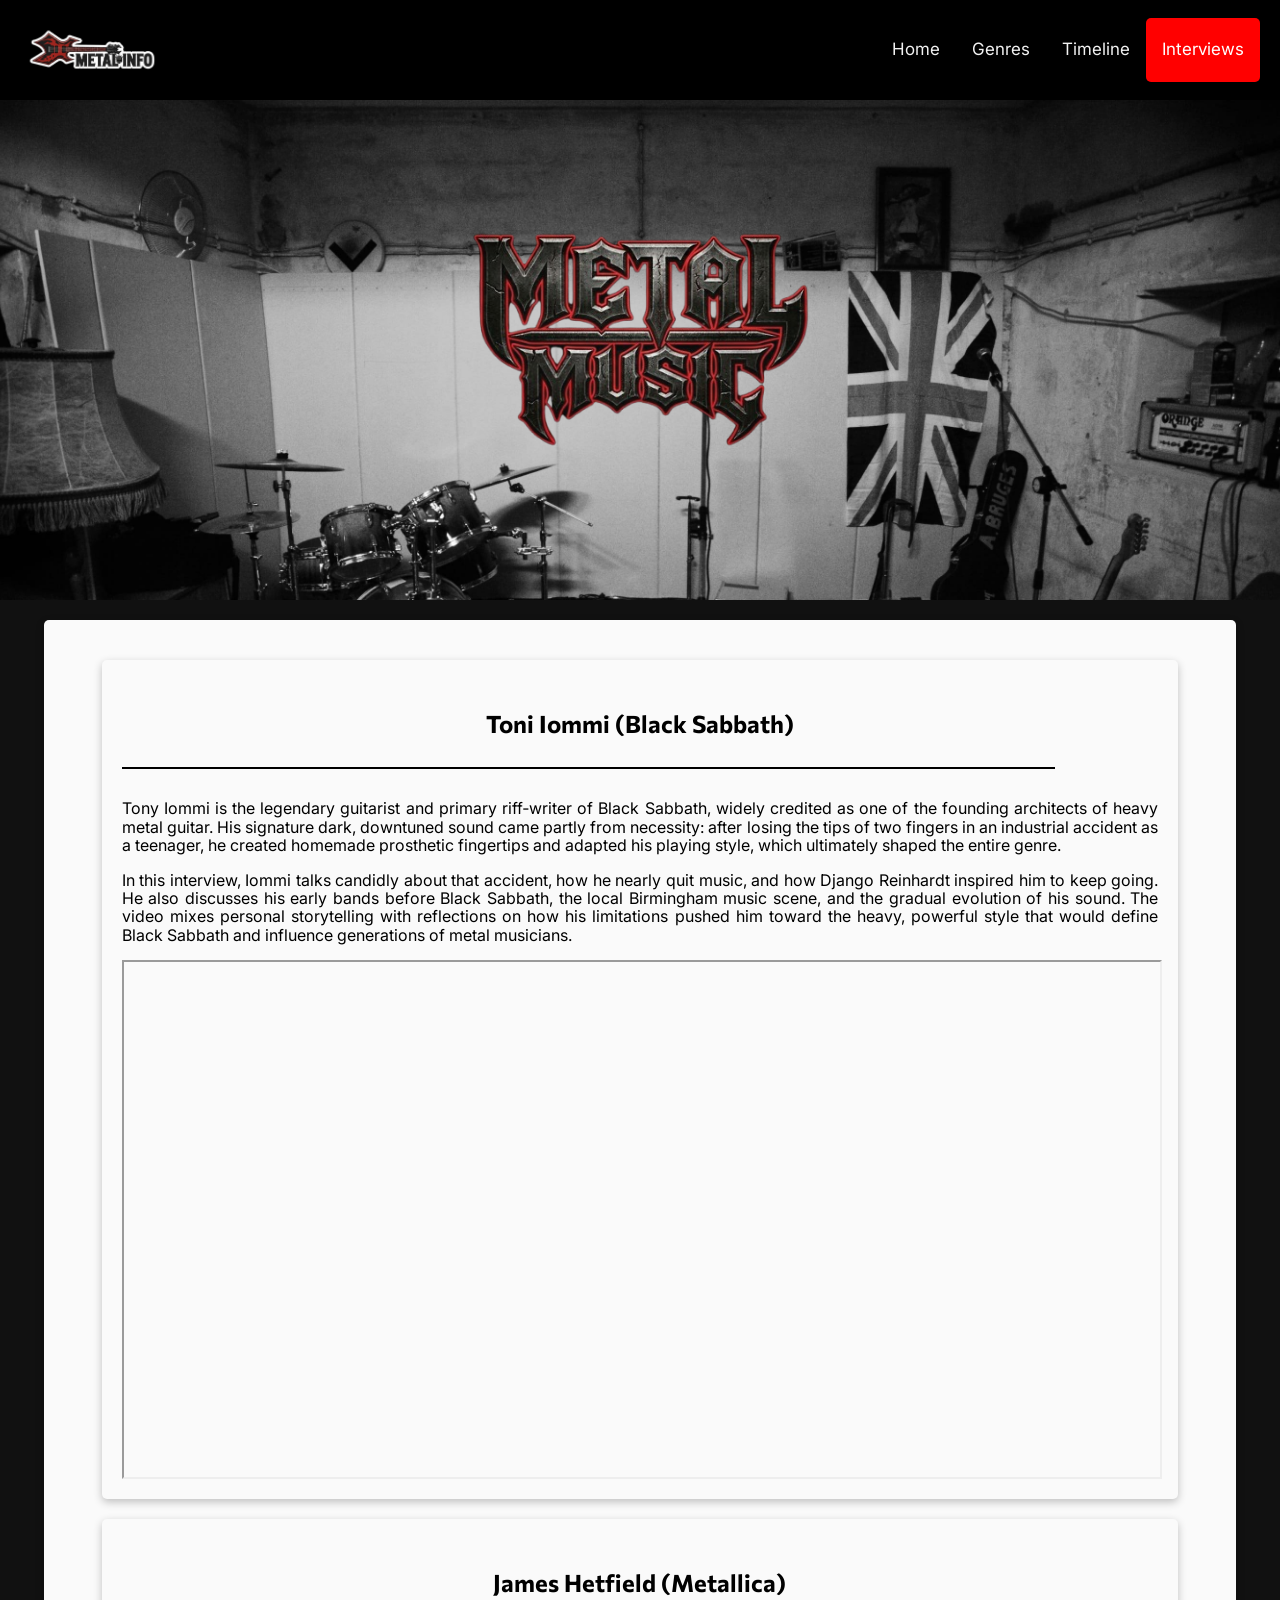
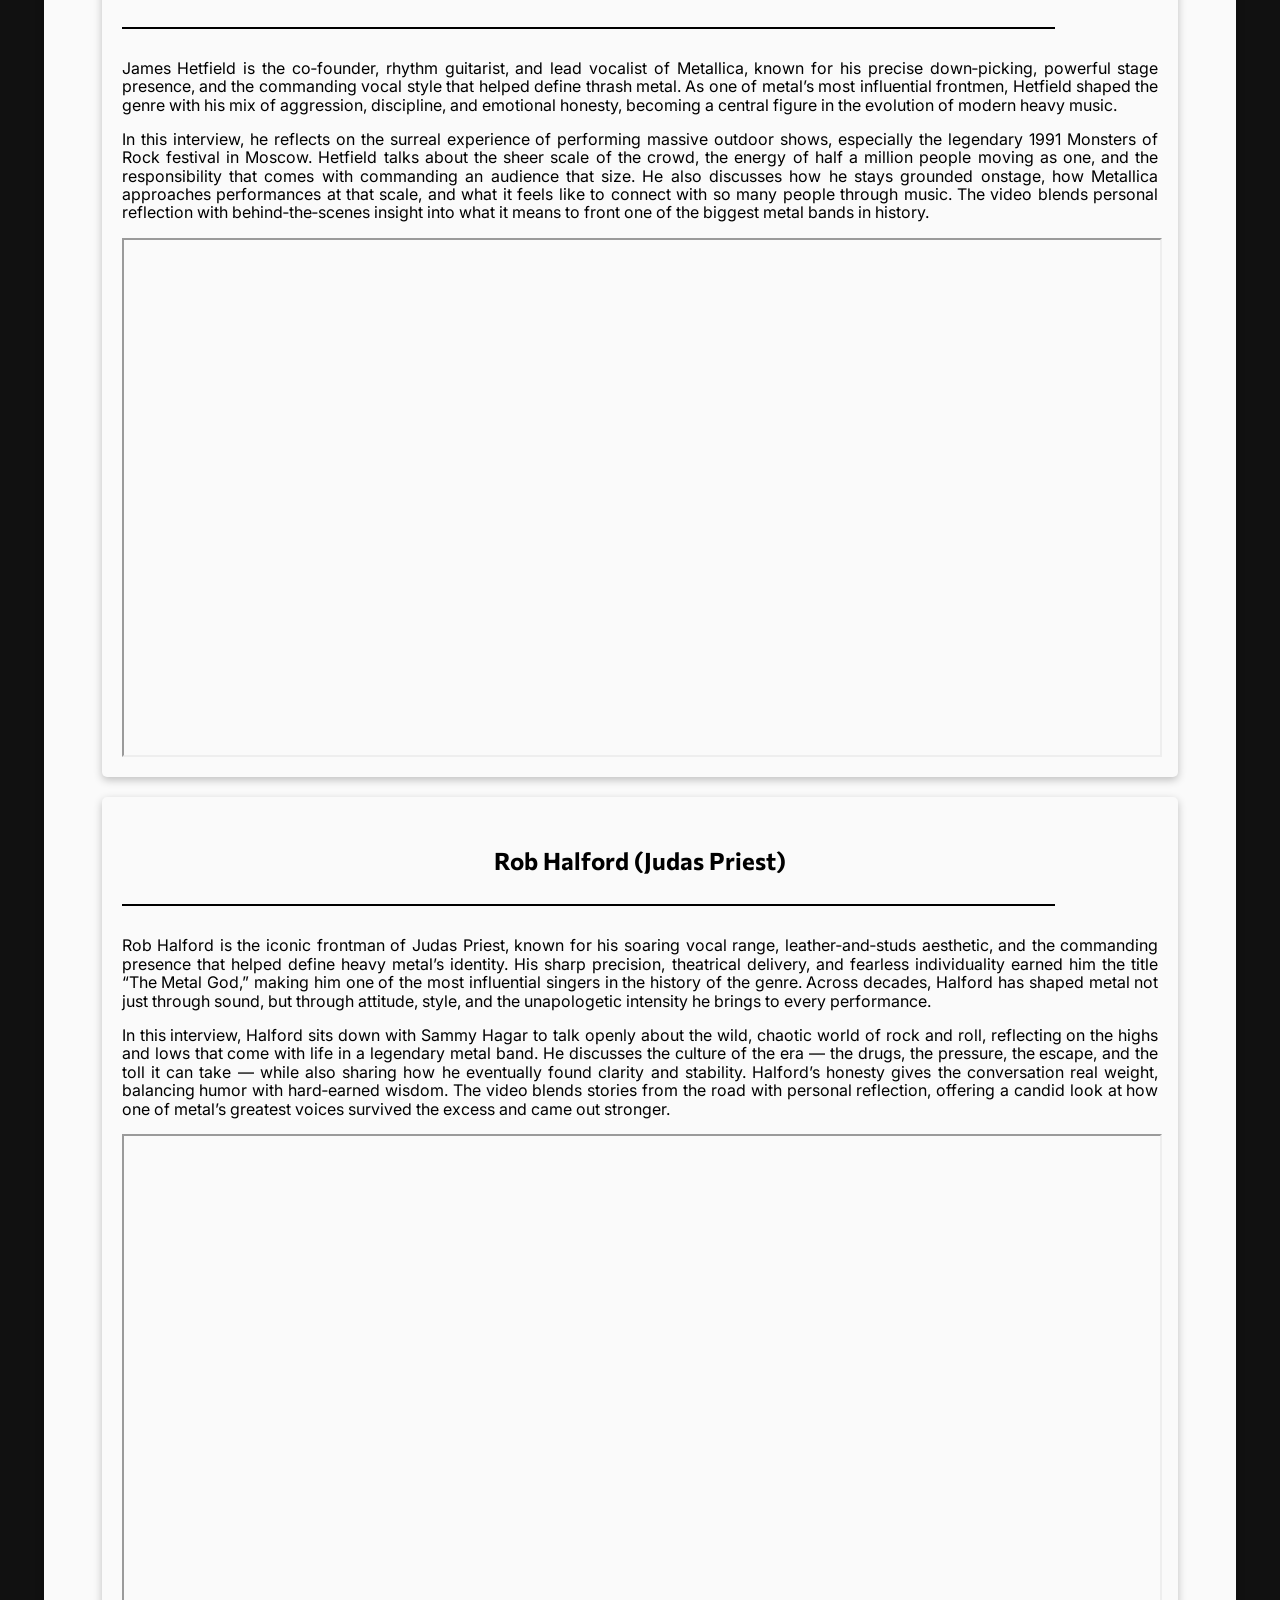
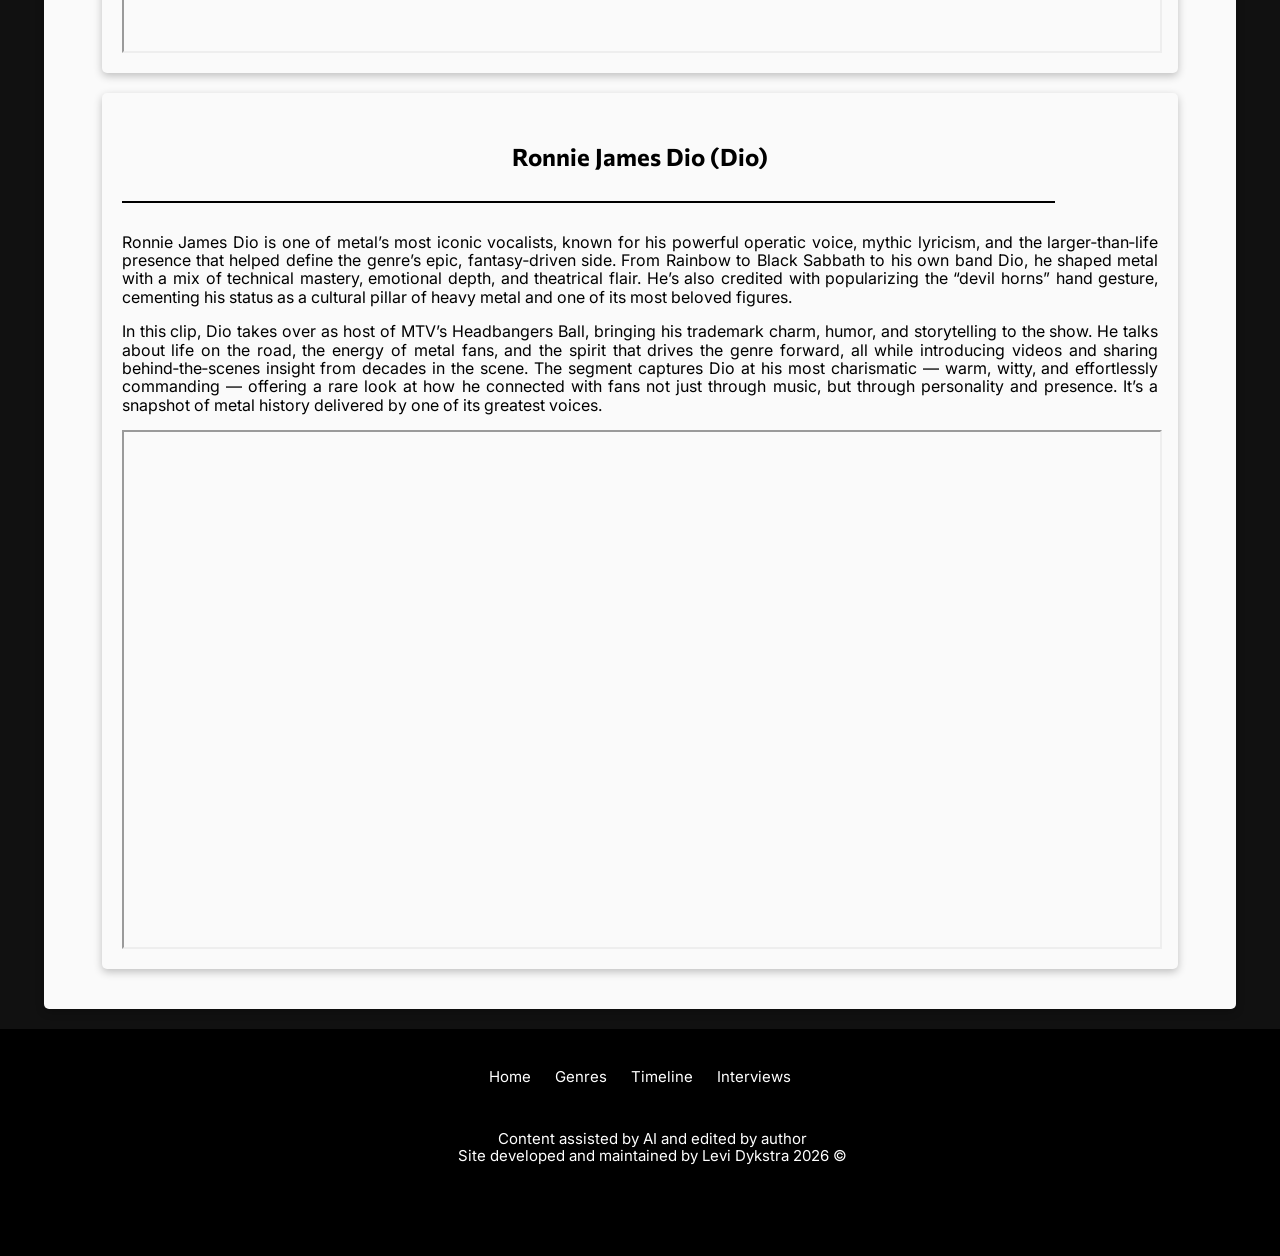
<file: interviews.html>
<!DOCTYPE html>
<html lang="en">
<head>
    <meta charset="UTF-8">
    <meta name="viewport" content="width=device-width, initial-scale=1.0">
    <link rel="stylesheet" href="style.css">
    <link rel="stylesheet" href="normalize.css">
    <meta name="viewport" content="width=device-width, initial-scale=1">
    <link rel="stylesheet" href="https://cdnjs.cloudflare.com/ajax/libs/font-awesome/4.7.0/css/font-awesome.min.css">
    <script src="responsive_nav.js"></script>
    <title>3.4 Site</title>
</head>
<body>
    <div class="topnav" id="myTopnav"> <!-- top nav starts -->
        <img src="images/website-logo.png" alt="metal-logo">
        <a href="index.html">Home</a>
        <a href="genres.html">Genres</a>
        <a href="timeline.html">Timeline</a>
        <a href="interviews.html" class="active">Interviews</a>
        <a href="javascript:void(0);" class="icon" onclick="myFunction()">
            <i class="fa fa-bars"></i>
        </a>
    </div> <!-- top nav ends -->

    <div class="parallax_interviews"> <!-- adds parallax image under navbar -->
        <div class="parallax-container">
            <img src="images/metal-music.png" alt="metal-music-logo"> <!-- adds 'metal music' image on parallax image -->
        </div>
    </div>

    <div class="main_content"> <!-- start of main content -->
        <div class="main_content"> <!-- added second main content under first for better format compared to 'text_content' -->
            <h2>Toni Iommi (Black Sabbath)</h2>
            <div class="underline"></div> <!-- underlines header -->
            <p>Tony Iommi is the legendary guitarist and primary riff‑writer of Black Sabbath, widely credited as one of the founding architects of heavy metal guitar. His signature dark, downtuned sound came partly from necessity: after losing the tips of two fingers in an industrial accident as a teenager, he created homemade prosthetic fingertips and adapted his playing style, which ultimately shaped the entire genre.</p>
            <p>In this interview, Iommi talks candidly about that accident, how he nearly quit music, and how Django Reinhardt inspired him to keep going. He also discusses his early bands before Black Sabbath, the local Birmingham music scene, and the gradual evolution of his sound. The video mixes personal storytelling with reflections on how his limitations pushed him toward the heavy, powerful style that would define Black Sabbath and influence generations of metal musicians.</p>
            <iframe src="https://www.youtube.com/embed/06hV6o40rJg?si=fAOYiYT0YiXNamp7" title="YouTube video player" allow="accelerometer; autoplay; clipboard-write; encrypted-media; gyroscope; picture-in-picture; web-share" referrerpolicy="strict-origin-when-cross-origin" allowfullscreen></iframe>
        </div>
        <div class="main_content"> <!-- added third main content under first for better format compared to 'text_content' -->
            <h2>James Hetfield (Metallica)</h2>
            <div class="underline"></div> <!-- underlines header -->
            <p>James Hetfield is the co‑founder, rhythm guitarist, and lead vocalist of Metallica, known for his precise down‑picking, powerful stage presence, and the commanding vocal style that helped define thrash metal. As one of metal’s most influential frontmen, Hetfield shaped the genre with his mix of aggression, discipline, and emotional honesty, becoming a central figure in the evolution of modern heavy music.</p>
            <p>In this interview, he reflects on the surreal experience of performing massive outdoor shows, especially the legendary 1991 Monsters of Rock festival in Moscow. Hetfield talks about the sheer scale of the crowd, the energy of half a million people moving as one, and the responsibility that comes with commanding an audience that size. He also discusses how he stays grounded onstage, how Metallica approaches performances at that scale, and what it feels like to connect with so many people through music. The video blends personal reflection with behind‑the‑scenes insight into what it means to front one of the biggest metal bands in history.</p>
            <iframe src="https://www.youtube.com/embed/-ry7MHHWj_k?si=-65mOa2DhVE25ne8" title="YouTube video player" allow="accelerometer; autoplay; clipboard-write; encrypted-media; gyroscope; picture-in-picture; web-share" referrerpolicy="strict-origin-when-cross-origin" allowfullscreen></iframe>
        </div>
        <div class="main_content"> <!-- added fourth main content under first for better format compared to 'text_content' -->
            <h2>Rob Halford (Judas Priest)</h2>
            <div class="underline"></div> <!-- underlines header -->
            <p>Rob Halford is the iconic frontman of Judas Priest, known for his soaring vocal range, leather‑and‑studs aesthetic, and the commanding presence that helped define heavy metal’s identity. His sharp precision, theatrical delivery, and fearless individuality earned him the title “The Metal God,” making him one of the most influential singers in the history of the genre. Across decades, Halford has shaped metal not just through sound, but through attitude, style, and the unapologetic intensity he brings to every performance.</p>
            <p>In this interview, Halford sits down with Sammy Hagar to talk openly about the wild, chaotic world of rock and roll, reflecting on the highs and lows that come with life in a legendary metal band. He discusses the culture of the era — the drugs, the pressure, the escape, and the toll it can take — while also sharing how he eventually found clarity and stability. Halford’s honesty gives the conversation real weight, balancing humor with hard‑earned wisdom. The video blends stories from the road with personal reflection, offering a candid look at how one of metal’s greatest voices survived the excess and came out stronger.</p>
            <iframe src="https://www.youtube.com/embed/qYK_sergh9k?si=sT6coBu4ti1un8dh" title="YouTube video player" allow="accelerometer; autoplay; clipboard-write; encrypted-media; gyroscope; picture-in-picture; web-share" referrerpolicy="strict-origin-when-cross-origin" allowfullscreen></iframe>
        </div>
        <div class="main_content"> <!-- added fifth main content under first for better format compared to 'text_content' -->
            <h2>Ronnie James Dio (Dio)</h2>
            <div class="underline"></div> <!-- underlines header -->
            <p>Ronnie James Dio is one of metal’s most iconic vocalists, known for his powerful operatic voice, mythic lyricism, and the larger‑than‑life presence that helped define the genre’s epic, fantasy‑driven side. From Rainbow to Black Sabbath to his own band Dio, he shaped metal with a mix of technical mastery, emotional depth, and theatrical flair. He’s also credited with popularizing the “devil horns” hand gesture, cementing his status as a cultural pillar of heavy metal and one of its most beloved figures.</p>
            <p>In this clip, Dio takes over as host of MTV’s Headbangers Ball, bringing his trademark charm, humor, and storytelling to the show. He talks about life on the road, the energy of metal fans, and the spirit that drives the genre forward, all while introducing videos and sharing behind‑the‑scenes insight from decades in the scene. The segment captures Dio at his most charismatic — warm, witty, and effortlessly commanding — offering a rare look at how he connected with fans not just through music, but through personality and presence. It’s a snapshot of metal history delivered by one of its greatest voices.</p>
            <iframe src="https://www.youtube.com/embed/efEXBszCyZc?si=uRjMBjNAF4Usu5vi" title="YouTube video player" allow="accelerometer; autoplay; clipboard-write; encrypted-media; gyroscope; picture-in-picture; web-share" referrerpolicy="strict-origin-when-cross-origin" allowfullscreen></iframe>
        </div>
    </div> <!-- end of main content -->

    <footer> <!-- start of footer -->
        <a href="index.html">Home</a> 
        <a href="genres.html">Genres</a> 
        <a href="timeline.html">Timeline</a> 
        <a href="interviews.html">Interviews</a>
        <p>Content assisted by AI and edited by author<br>Site developed and maintained by Levi Dykstra 2026 &copy;</p> <!-- credit at bottom of page at footer -->
    </footer> <!-- end of footer -->
</body>
</html>
</file>
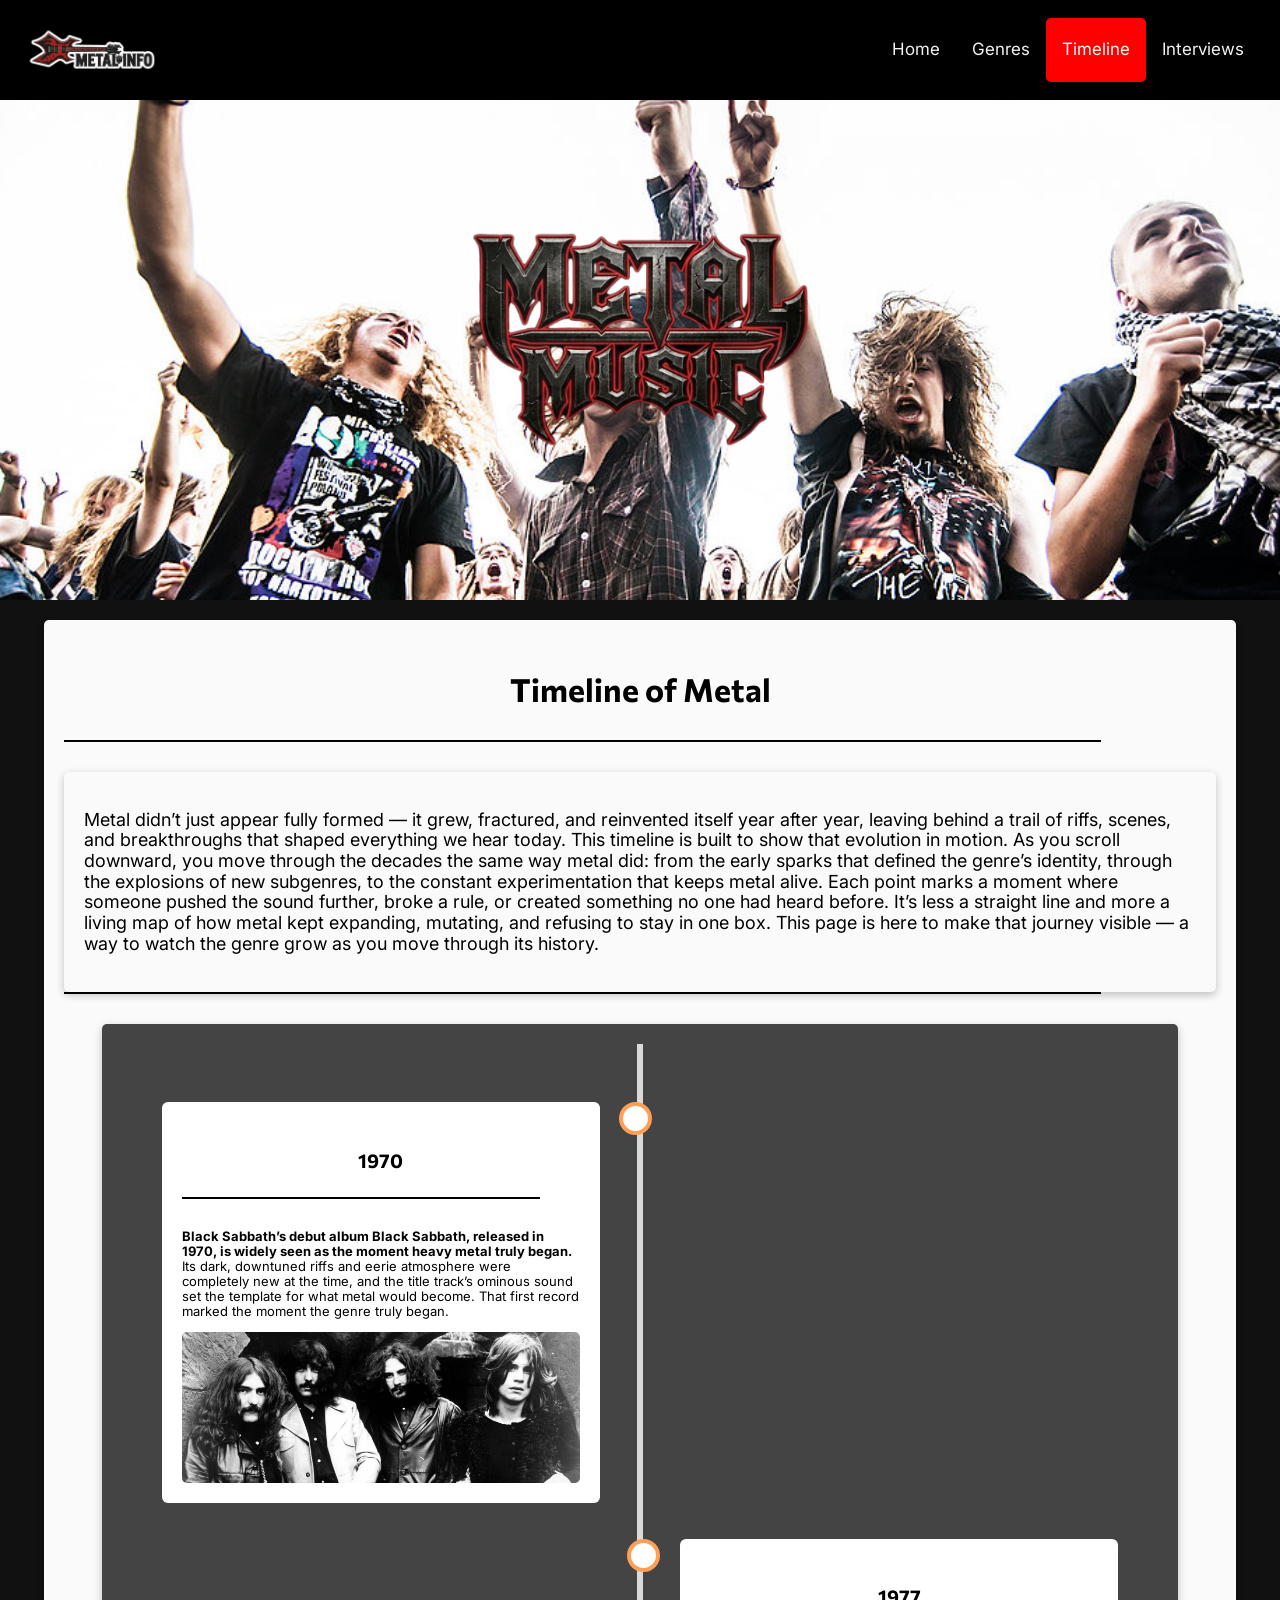
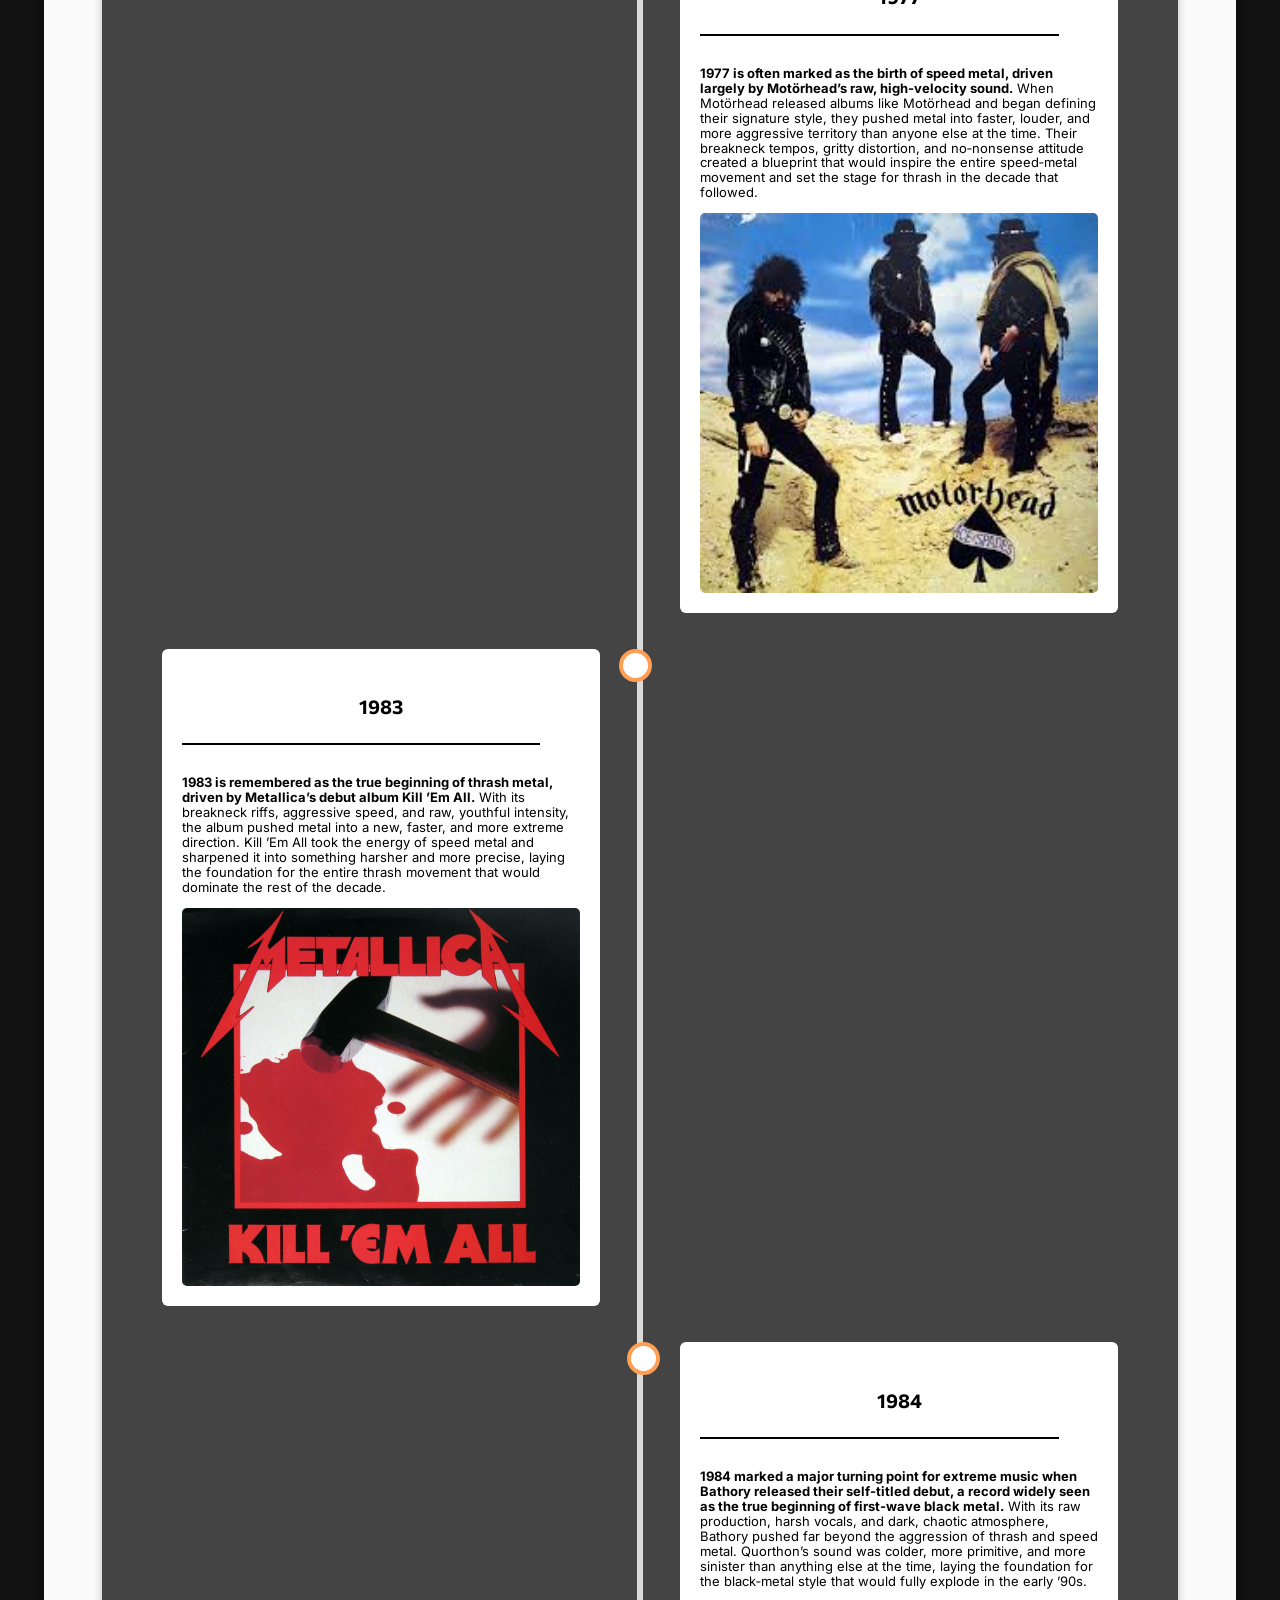
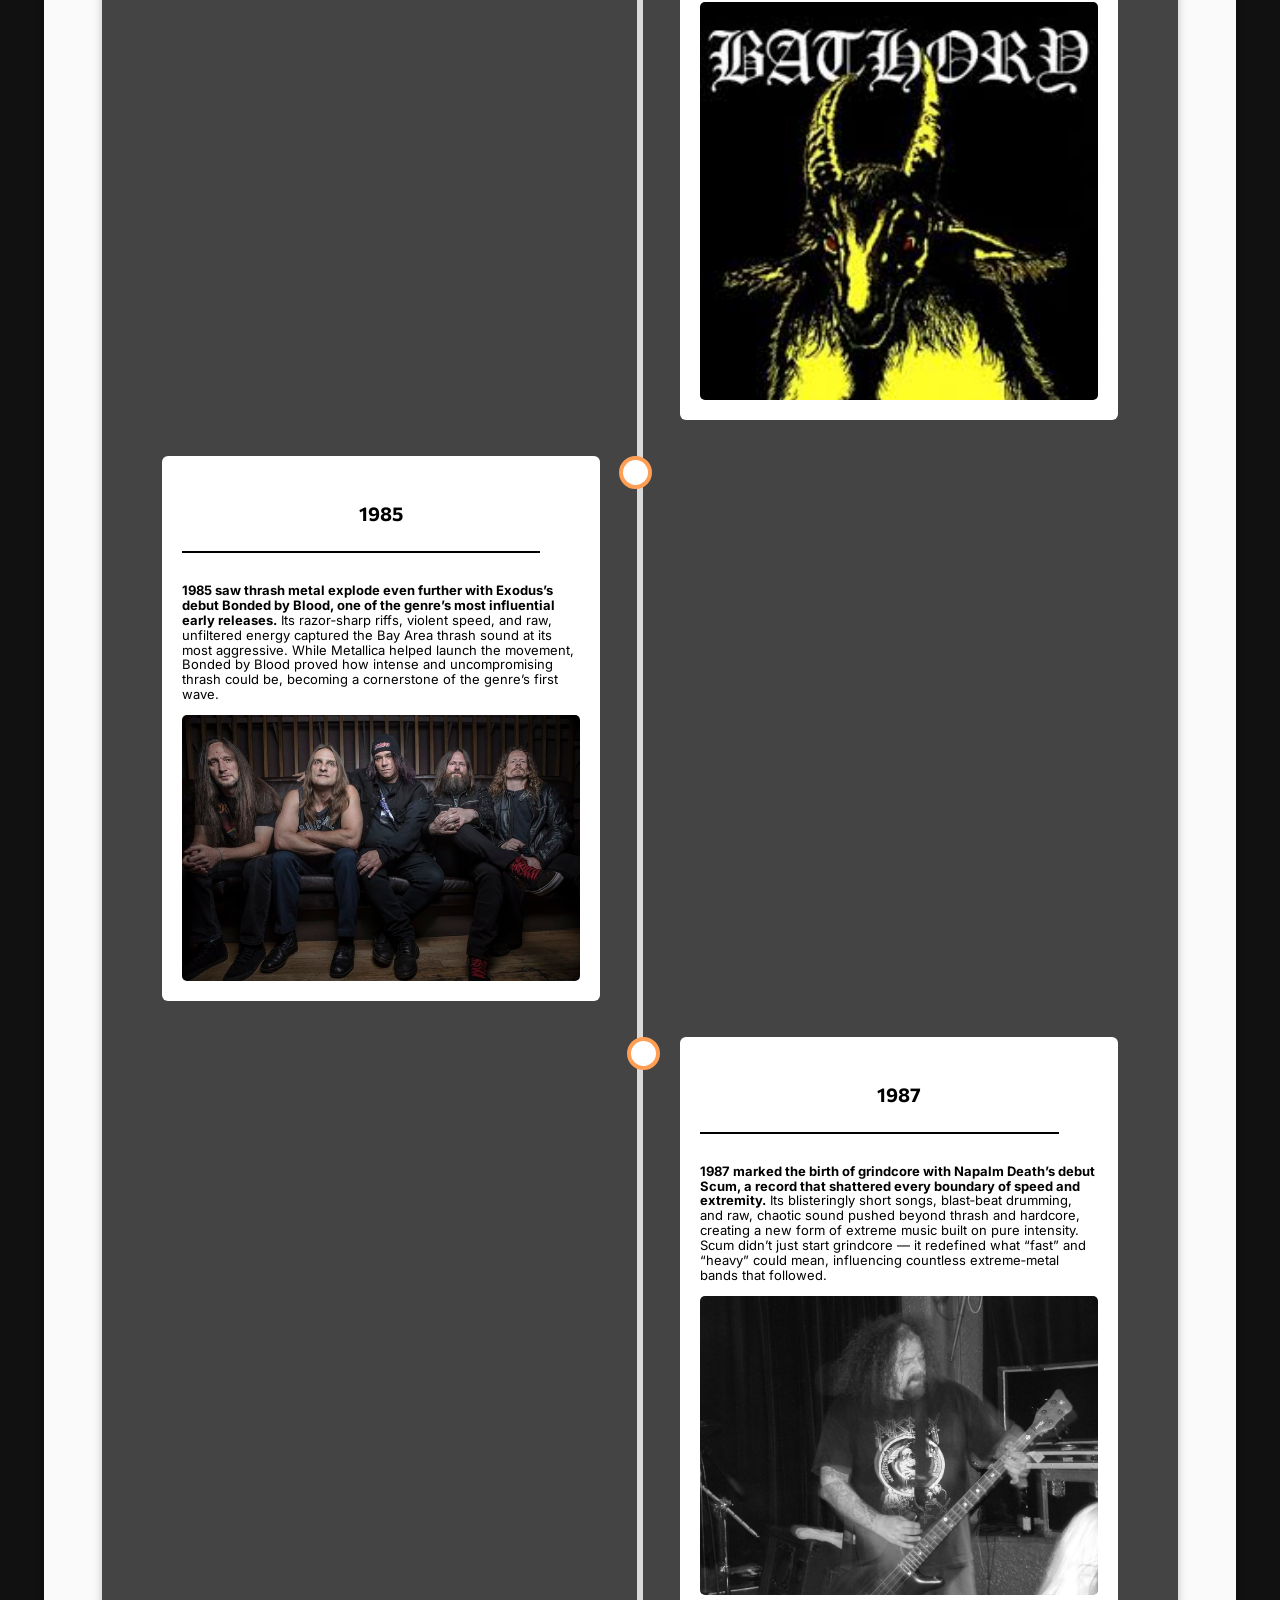
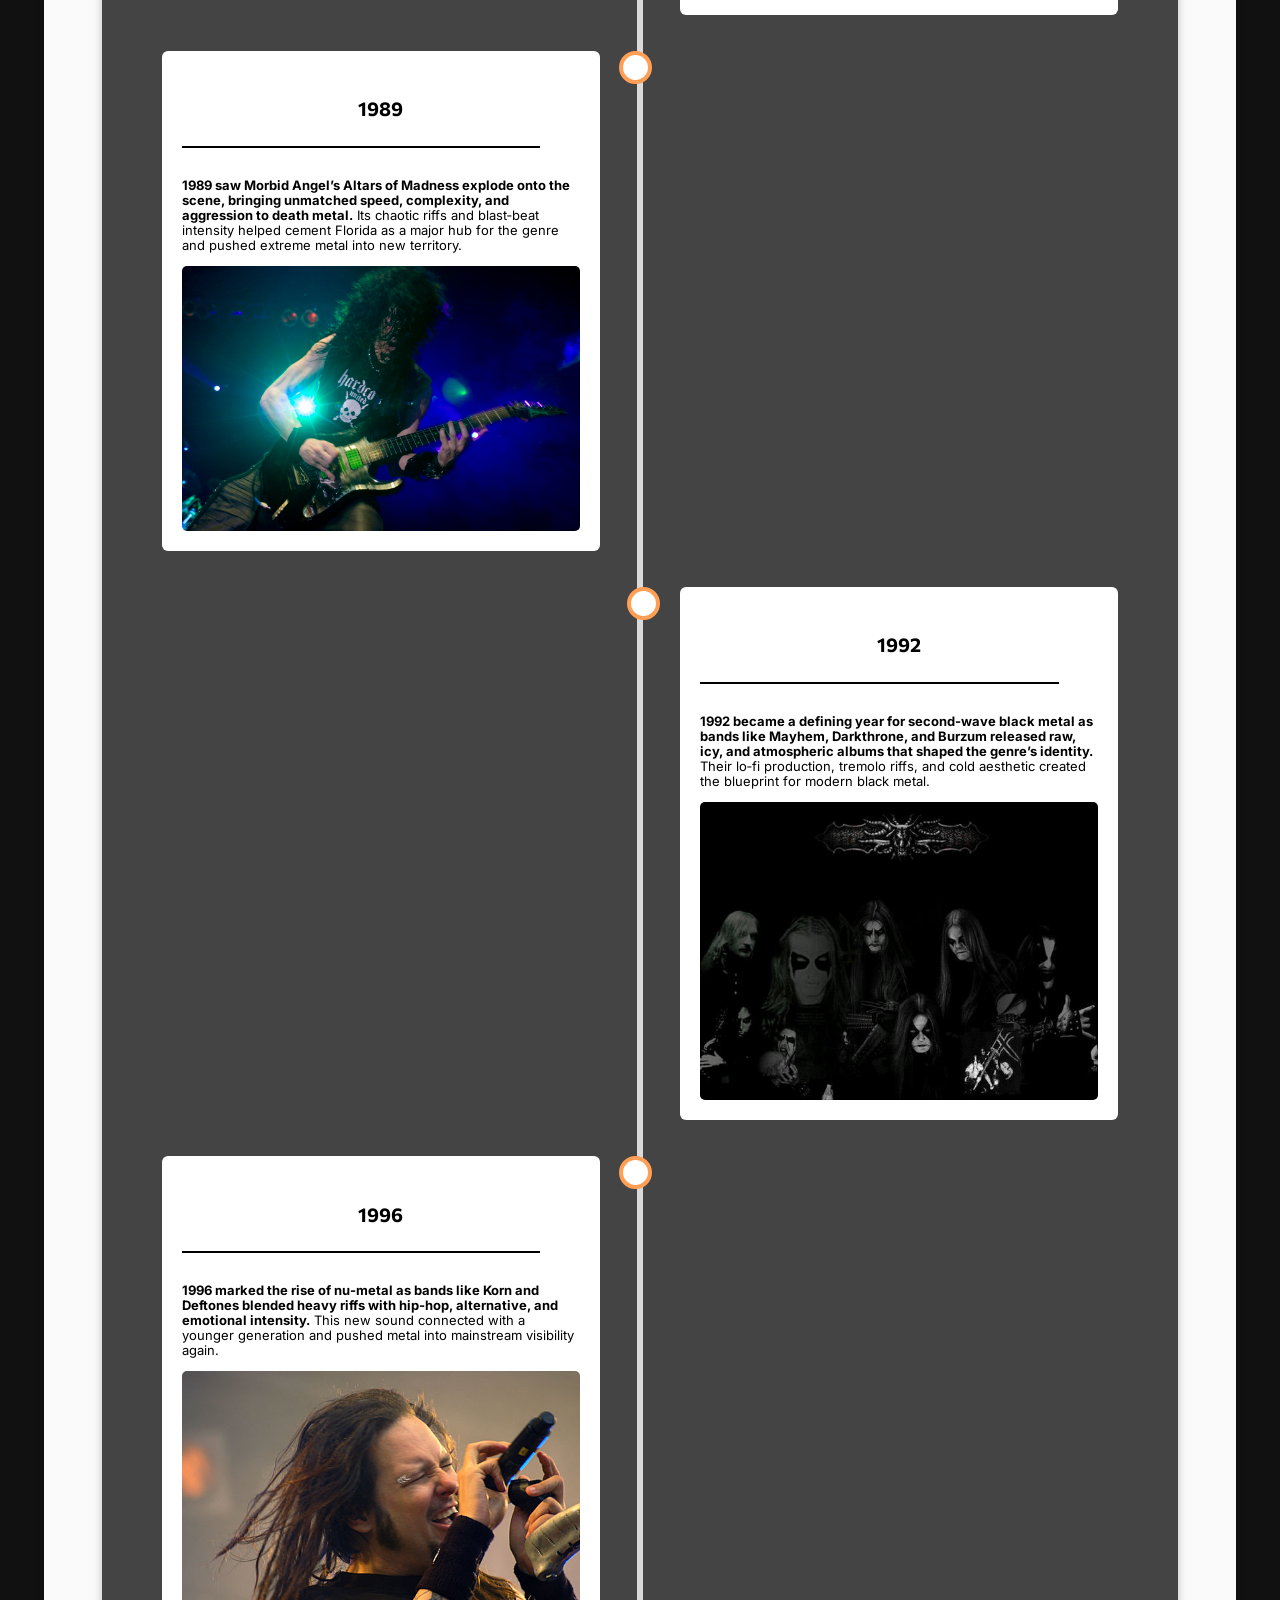
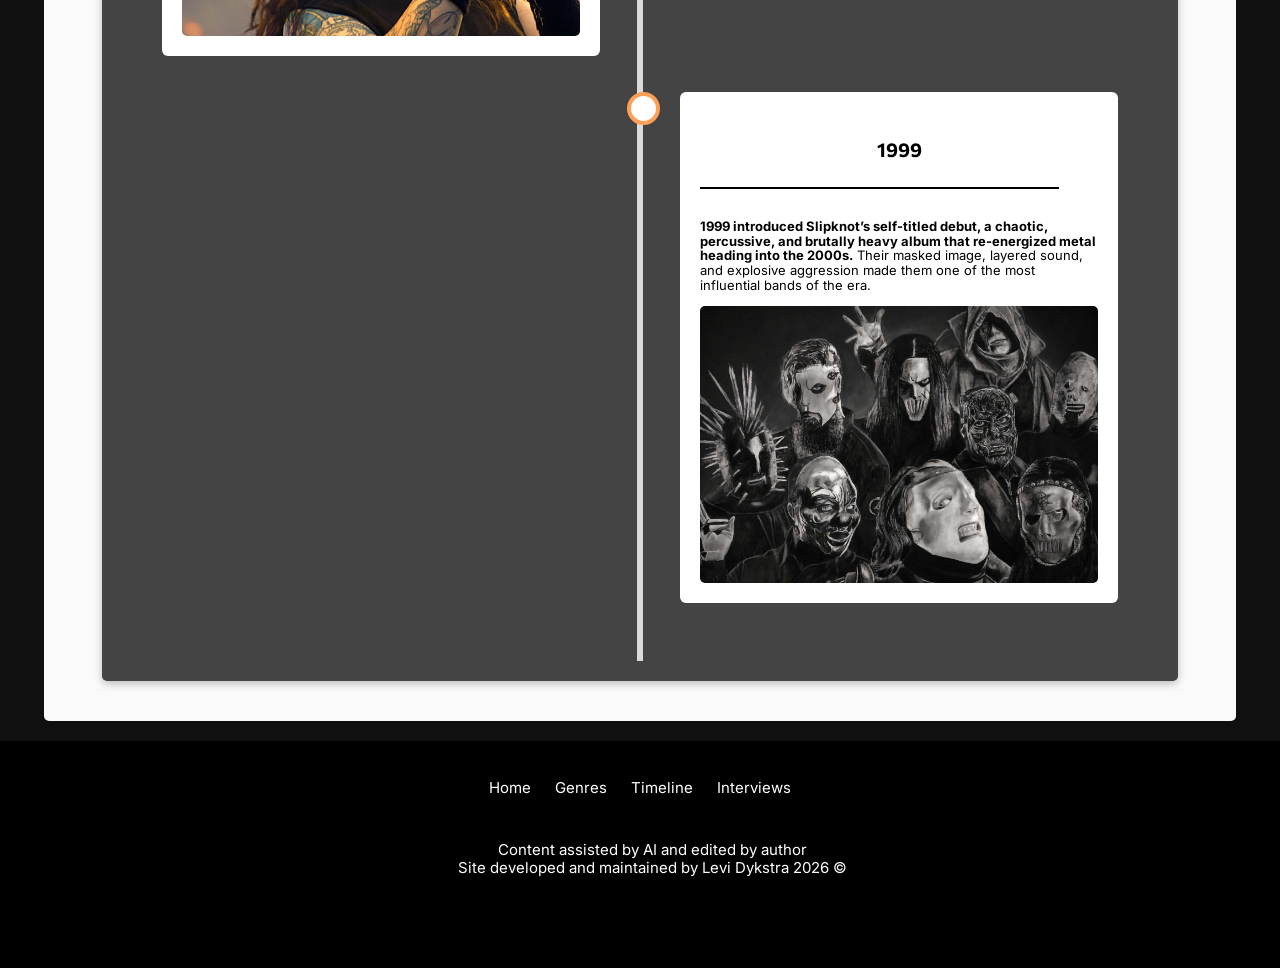
<file: timeline.html>
<!DOCTYPE html>
<html lang="en">
<head>
	<meta charset="UTF-8">
	<meta content="width=device-width, initial-scale=1.0" name="viewport">
	<link href="style.css" rel="stylesheet">
	<link href="normalize.css" rel="stylesheet">
	<meta content="width=device-width, initial-scale=1" name="viewport">
	<link href="https://cdnjs.cloudflare.com/ajax/libs/font-awesome/4.7.0/css/font-awesome.min.css" rel="stylesheet">
	<script src="responsive_nav.js">
	</script>
	<title>3.4 Site</title>
</head>
<body>
	<div class="topnav" id="myTopnav"> <!-- top nav starts -->
		<img src="images/website-logo.png" alt="metal-logo"> <a href="index.html">Home</a> <a href="genres.html">Genres</a> <a class="active" href="timeline.html">Timeline</a> <a href="interviews.html">Interviews</a> <a class="icon" href="javascript:void(0);" onclick="myFunction()"><i class="fa fa-bars"></i></a> <!-- navbar and links -->
	</div> <!-- top nav ends -->
	<div class="parallax_timeline"> <!-- adds parallax image under navbar -->
		<div class="parallax-container"><img src="images/metal-music.png" alt="metal-music-logo"></div> <!-- adds 'metal music' image on parallax image -->
	</div>
	<div class="main_content"> <!-- start of main content -->
		<h1>Timeline of Metal</h1>
		<div class="underline"></div> <!-- underlines header -->
		<div class="text_content"> <!-- section of information on the timeline of metal music -->
			<p>Metal didn’t just appear fully formed — it grew, fractured, and reinvented itself year after year, leaving behind a trail of riffs, scenes, and breakthroughs that shaped everything we hear today. This timeline is built to show that evolution in motion. As you scroll downward, you move through the decades the same way metal did: from the early sparks that defined the genre’s identity, through the explosions of new subgenres, to the constant experimentation that keeps metal alive. Each point marks a moment where someone pushed the sound further, broke a rule, or created something no one had heard before. It’s less a straight line and more a living map of how metal kept expanding, mutating, and refusing to stay in one box. This page is here to make that journey visible — a way to watch the genre grow as you move through its history.</p>
		</div>
		<div class="underline"></div>
		<div class="main_content" id="dark-gray"> <!-- start of main content -->
			<div class="timeline">
				<div class="timeline_container left">
					<div class="content"> <!-- content of timeline box 1 -->
					<h2>1970</h2>
					<div class="underline"></div> <!-- underlines header -->
					<p><strong>Black Sabbath’s debut album Black Sabbath, released in 1970, is widely seen as the moment heavy metal truly began.</strong> Its dark, downtuned riffs and eerie atmosphere were completely new at the time, and the title track’s ominous sound set the template for what metal would become. That first record marked the moment the genre truly began.</p><img src="images/black-sabbath-b&w.jpg" alt="black-sabbath"></div>
				</div>
				<div class="timeline_container right">
					<div class="content"> <!-- content of timeline box 2 -->
					<h2>1977</h2>
					<div class="underline"></div> <!-- underlines header -->
					<p><strong>1977 is often marked as the birth of speed metal, driven largely by Motörhead’s raw, high‑velocity sound.</strong> When Motörhead released albums like Motörhead and began defining their signature style, they pushed metal into faster, louder, and more aggressive territory than anyone else at the time. Their breakneck tempos, gritty distortion, and no‑nonsense attitude created a blueprint that would inspire the entire speed‑metal movement and set the stage for thrash in the decade that followed.</p><img src="images/motorhead.jpg" alt="motorhead-band"></div>
				</div>
				<div class="timeline_container left">
					<div class="content"> <!-- content of timeline box 3 -->
					<h2>1983</h2>
					<div class="underline"></div> <!-- underlines header -->
					<p><strong>1983 is remembered as the true beginning of thrash metal, driven by Metallica’s debut album Kill ’Em All.</strong> With its breakneck riffs, aggressive speed, and raw, youthful intensity, the album pushed metal into a new, faster, and more extreme direction. Kill ’Em All took the energy of speed metal and sharpened it into something harsher and more precise, laying the foundation for the entire thrash movement that would dominate the rest of the decade.</p><img src="images/metallica-kill-em-all.jpg" alt="metallica-album"></div>
				</div>
				<div class="timeline_container right">
					<div class="content"> <!-- content of timeline box 4 -->
					<h2>1984</h2>
					<div class="underline"></div> <!-- underlines header -->
					<p><strong>1984 marked a major turning point for extreme music when Bathory released their self‑titled debut, a record widely seen as the true beginning of first‑wave black metal.</strong> With its raw production, harsh vocals, and dark, chaotic atmosphere, Bathory pushed far beyond the aggression of thrash and speed metal. Quorthon’s sound was colder, more primitive, and more sinister than anything else at the time, laying the foundation for the black‑metal style that would fully explode in the early ’90s.</p><img src="images/bathory-selftitled.jpg" alt="bathory-album"></div>
				</div>
				<div class="timeline_container left">
					<div class="content"> <!-- content of timeline box 5 -->
					<h2>1985</h2>
					<div class="underline"></div> <!-- underlines header -->
					<p><strong>1985 saw thrash metal explode even further with Exodus’s debut Bonded by Blood, one of the genre’s most influential early releases.</strong> Its razor‑sharp riffs, violent speed, and raw, unfiltered energy captured the Bay Area thrash sound at its most aggressive. While Metallica helped launch the movement, Bonded by Blood proved how intense and uncompromising thrash could be, becoming a cornerstone of the genre’s first wave.</p><img src="images/exodus-band.jpg" alt="exodus-band"></div>
				</div>
				<div class="timeline_container right">
					<div class="content"> <!-- content of timeline box 6 -->
					<h2>1987</h2>
					<div class="underline"></div> <!-- underlines header -->
					<p><strong>1987 marked the birth of grindcore with Napalm Death’s debut Scum, a record that shattered every boundary of speed and extremity.</strong> Its blisteringly short songs, blast‑beat drumming, and raw, chaotic sound pushed beyond thrash and hardcore, creating a new form of extreme music built on pure intensity. Scum didn’t just start grindcore — it redefined what “fast” and “heavy” could mean, influencing countless extreme‑metal bands that followed.</p><img src="images/napalm-death.jpg" alt="napalm-death-band"></div>
				</div>
				<div class="timeline_container left">
					<div class="content"> <!-- content of timeline box 7 -->
					<h2>1989</h2>
					<div class="underline"></div> <!-- underlines header -->
					<p><strong>1989 saw Morbid Angel’s Altars of Madness explode onto the scene, bringing unmatched speed, complexity, and aggression to death metal.</strong> Its chaotic riffs and blast‑beat intensity helped cement Florida as a major hub for the genre and pushed extreme metal into new territory.</p><img src="images/morbid-angel.jpg" alt="morbid-angel-band"></div>
				</div>
				<div class="timeline_container right">
					<div class="content"> <!-- content of timeline box 8 -->
					<h2>1992</h2>
					<div class="underline"></div> <!-- underlines header -->
					<p><strong>1992 became a defining year for second‑wave black metal as bands like Mayhem, Darkthrone, and Burzum released raw, icy, and atmospheric albums that shaped the genre’s identity.</strong> Their lo‑fi production, tremolo riffs, and cold aesthetic created the blueprint for modern black metal.</p><img src="images/second-wave-black-metal.jpg" alt="black-metal"></div>
				</div>
				<div class="timeline_container left">
					<div class="content"> <!-- content of timeline box 9 -->
					<h2>1996</h2>
					<div class="underline"></div> <!-- underlines header -->
					<p><strong>1996 marked the rise of nu‑metal as bands like Korn and Deftones blended heavy riffs with hip‑hop, alternative, and emotional intensity.</strong> This new sound connected with a younger generation and pushed metal into mainstream visibility again.</p><img src="images/korn.jpg" alt="korn-band"></div>
				</div>
				<div class="timeline_container right">
					<div class="content"> <!-- content of timeline box 10 -->
					<h2>1999</h2>
					<div class="underline"></div> <!-- underlines header -->
					<p><strong>1999 introduced Slipknot’s self‑titled debut, a chaotic, percussive, and brutally heavy album that re‑energized metal heading into the 2000s.</strong> Their masked image, layered sound, and explosive aggression made them one of the most influential bands of the era.</p><img src="images/slipknot.jpg" alt="slipknot-band"></div>
				</div>
			</div>
		</div> <!-- end of main content -->
	</div>
	<footer> <!-- start of footer -->
		<a href="index.html">Home</a> <a href="genres.html">Genres</a> <a href="timeline.html">Timeline</a> <a href="interviews.html">Interviews</a>
		<p>Content assisted by AI and edited by author<br>
		Site developed and maintained by Levi Dykstra 2026 &copy;</p> <!-- credit at bottom of page at footer -->
	</footer> <!-- end of footer -->
</body>
</html>
</file>
<file: style.css>
@import url('https://fonts.googleapis.com/css2?family=Archivo+Narrow:ital,wght@0,400..700;1,400..700&family=Commissioner:wght@100..900&family=Figtree:ital,wght@0,300..900;1,300..900&family=Inter&family=Lora:ital,wght@0,400..700;1,400..700&family=Poppins:ital,wght@0,100;0,200;0,300;0,400;0,500;0,600;0,700;0,800;0,900;1,100;1,200;1,300;1,400;1,500;1,600;1,700;1,800;1,900&family=Winky+Sans:ital,wght@0,300..900;1,300..900&display=swap');
/* Stylises the main content of the pages */
.main_content {
	font-family: "Inter", sans-serif;
	width: 90%;
	box-shadow: rgba(0, 0, 0, 0.24) 0px 3px 8px;
	text-align: justify;
	margin: 20px auto;
	padding: 20px;
	border-radius: 5px;
	font-family: "Inter", sans-serif;
	background-color: #fafafa;
}
/* Creates a container to capsulate the autoplaying video */
.parallax-container {
	position: relative;
	height: 500px;
	/* Adjust as needed */
	overflow: hidden;
	clip-path: inset(0 0 0 0);
	display: flex;
	align-items: center;
	/* Vertical center */
	justify-content: center;
}
/* Makes the 'metal music' image centered and slightly translucent */
.parallax-container img {
	height: auto;
	display: block;
	opacity: 95%;
}
/* stylises the video in the parallax */
.parallax-video {
	position: fixed;
	/* Fixes video to the viewport */
	top: 0;
	left: 0;
	height: 800px;
	min-width: 100%;
	z-index: -1;
	/* Places video behind content */
	object-fit: cover;
	opacity: 40%;
}
/* creates the modals for genres page */
.modal {
	display: none;
	position: fixed;
	top: 0;
	left: 0;
	width: 100%;
	height: 100%;
	background: rgba(0, 0, 0, 0.65);
	justify-content: center;
	align-items: center;
	z-index: 1000;
}
/* creates the boxes with button to pop up modals */
.modal-box {
	background: white;
	padding: 30px;
	border-radius: 8px;
	width: 800px;
	text-align: center;
	font-family: "Inter", sans-serif;
}
/* puts image inside modal below description */
.modal-box img {
	display: block;
	margin: 0 auto;
	width: 50%;
	height: 50%;
	max-height: 100vh;
	border-radius: 5px;
}
/* stylises the button on modal boxes */
.modal-box button, .container .container__box .box button {
	background-color: #f8f9fa;
	border: 1px solid #f8f9fa;
	border-radius: 4px;
	color: #3c4043;
	cursor: pointer;
	font-size: 14px;
	height: 36px;
	line-height: 27px;
	min-width: 54px;
	padding: 0 16px;
	text-align: center;
	user-select: none;
	touch-action: manipulation;
	white-space: pre;
}
/* creates hover effect for modal box buttons */
.modal-box button:hover, .container .container__box .box button:hover {
	border-color: #dadce0;
	box-shadow: rgba(0, 0, 0, .1) 0 1px 1px;
	color: #202124;
}
/* enhances aesthetics for buttons */
.modal-box button:focus, .container .container__box .box button:focus {
	border-color: #4285f4;
	outline: none;
}
/* gives the background a dark gray colour */
body {
	background-color: #111;
	background-size: cover;
	background-position: center center;
}
/* makes the two biggest header tags centered by default */
h1, h2 {
	text-align: center;
	font-family: "Commissioner", sans-serif;
	padding: 10px;
}
/* makes the iframes across pages correct ratio and not stretched */
iframe {
	display: block;
	margin: 0 auto;
	width: 100%;
	height: 40.25vw;
	max-height: 100vh;
}
/* makes h1 and h2 tags align left for these containers */
.left-align-container h1, .left-align-container h2 {
	text-align: left;
}
/* stylises general text sections in pages */
.text_content {
	text-align: left;
	font-size: 18px;
	font-family: "Inter", sans-serif;
	box-shadow: rgba(0, 0, 0, 0.24) 0px 3px 8px;
	margin: 20px auto;
	padding: 20px;
	border-radius: 5px;
}
/* testing id with images under descriptions */
#info-image {
	width: auto;
	height: 120px;
	justify-content: center;
}
/* testing id for turning background colour dark grey */
#dark-gray {
	background-color: #444;
}
/* gives genres page the parallax image */
.parallax_genres {
	/* The image used */
	background-image: url("images/allisa-white-concert.jpg");
	/* Set a specific height */
	min-height: 450px;
	margin: 0px;
	/* Create the parallax scrolling effect */
	background-attachment: fixed;
	background-position: center;
	background-repeat: no-repeat;
	background-size: cover;
}
/* gives timeline page the parallax image */
.parallax_timeline {
	/* The image used */
	background-image: url("images/woodstock_concert.jpg");
	/* Set a specific height */
	min-height: 450px;
	margin: 0px;
	/* Create the parallax scrolling effect */
	background-attachment: fixed;
	background-position: center;
	background-repeat: no-repeat;
	background-size: cover;
}
/* gives interviews page the parallax image */
.parallax_interviews {
	/* The image used */
	background-image: url("images/studio-room.jpg");
	/* Set a specific height */
	min-height: 450px;
	margin: 0px;
	/* Create the parallax scrolling effect */
	background-attachment: fixed;
	background-position: center;
	background-repeat: no-repeat;
	background-size: cover;
}
/* makes the metal music image fade in when entering home page */
.parallax-img {
	height: auto;
	display: block;
	opacity: 0;
	animation: fadeIn 3s cubic-bezier(0.215, 0.610, 0.355, 1.000) 1s forwards;
}
/* executing class above */
@keyframes fadeIn {
	from {
		opacity: 0;
		transform: scale(1.1)
	}
	to {
		opacity: 0.8;
		transform: scale(1)
	}
}
/* gives underline for many sections across pages */
.underline {
	width: 90%;
	height: 2px;
	background-color: black;
	justify-self: center;
	margin-bottom: 30px;
}
/* creates blank section for separating sections */
.blank {
	width: 90%;
	height: 2px;
	justify-self: center;
	margin-bottom: 30px;
}
/* stylises footer */
footer {
	height: 150px;
	background-color: #000000;
	font-size: 18px;
	padding: 3%;
	color: white;
	text-align: center;
	font-family: "Inter", sans-serif;
	font-size: 15px;
}
footer .left_anchor {
	/*furthest left anchor has 10% margin left to laine up with main content*/
	margin-left: 8%;
}
footer .right {
	/*furthest right anchor image for 10% margin to line up with main content*/
	margin-right: 8%;
}
/* stylises footer links */
footer a {
	color: white;
	text-decoration: none;
	padding: 10px;
	position: relative;
	transition: color 1s ease;
}
/* stylises footer disclaimers */
footer p {
	font-size: 15px;
	margin-left: 2%;
	padding-top: 30px;
}
/* stylises hover effect of footer anchor tags */
footer a::after {
	content: '';
	position: absolute;
	bottom: 0;
	left: 0;
	width: 100%;
	height: 2px;
	background: linear-gradient(90deg, transparent, #A6A6A6, transparent);
	background-size: 300% 100%;
	opacity: 0;
	transition: opacity 0.5s;
}
/* hover effect for footer links */
footer a:hover {
	color: #a6a6a6
}
/* effect for hover */
footer a:hover::after {
	opacity: 1;
	animation: shimmer111 2s linear infinite !important;
}
/* execute animations for footer hover */
@keyframes shimmer111 {
	0% {
		background-position: 200% 0;
	}
	100% {
		background-position: -200% 0;
	}
}
/* stylises topnav bar */
.topnav {
	overflow: hidden;
	background-color: #000000;
	padding-right: 20px;
	padding-top: 17px;
	display: flex;
	justify-content: flex-end;
	align-items: center;
	padding: 10px 20px;
}
/* stylises navbar links */
.topnav a {
	float: right;
	display: block;
	color: #f2f2f2;
	text-align: center;
	padding: 22px 16px;
	text-decoration: none;
	font-size: 17px;
	transition: background-color 0.2s;
	font-family: "Inter", sans-serif;
	position: relative;
	transition: all 0.3s ease;
	float: none;
	display: block;
}
/* positions navbar logo left*/
.topnav img {
	height: 80px;
	margin-right: auto;
}
/* effect for hover over topnav links */
.topnav a:hover {
	transform: translateY(-3px);
}
/* effect for underlining part of hover effect */
.topnav a::before {
	content: "";
	position: absolute;
	z-index: -1;
	bottom: -1px;
	left: 0;
	right: 0;
	height: 5px;
	background-color: red;
	margin-bottom: 5px;
	margin-left: 5px;
	margin-right: 5px;
	transform: scaleY(0);
	transform-origin: bottom;
	transition: transform 0.3s ease;
}
/* animates link up when hovered over */
.topnav a:hover::before {
	transform: scaleY(1);
}
/* makes the active page link red to indicate which page user is on */
.topnav a.active {
	background-color: #FF0000;
	color: white;
	border-radius: 5px;
}
.topnav .icon {
	display: none;
}
/* puts '+' symbol on accordions to indicate clickable element */
.accordion_icon {
	font-size: 17px;
	float: right;
}
/* stylises accordion buttons */
.accordion {
	background-color: #eee;
	color: #444;
	cursor: help;
	padding: 18px;
	width: 100%;
	border: none;
	text-align: left;
	outline: none;
	font-size: 15px;
	transition: 0.3s;
	margin-bottom: 10px;
	border-radius: 5px;
}
/* hover effect for accordions */
.active, .accordion:hover {
	background-color: #ccc;
	font-size: 15.3px;
}
/* stylising drop down panel for accordions */
.panel {
	padding: 0 18px;
	display: none;
	background-color: rgb(240, 240, 240);
	overflow: hidden;
	text-align: left;
	transition: max-height 0.3s ease-out;
	max-height: 500px;
	overflow-y: auto;
	border-radius: 10px;
	margin-bottom: 20px;
}
/* makes grid for modal boxes */
.container {
	display: grid;
}
/* creates gap between modal boxes */
.container__box {
	display: grid;
	grid-template-columns: repeat(auto-fit, minmax(220px, 1fr));
	gap: 20px;
}
/* makes shadow for modal boxes */
.container .container__box .box {
	background: #fff;
	border-radius: 6px;
	box-shadow: rgba(0, 0, 0, 0.24) 0px 3px 8px;
	text-align: center;
	padding: 10px 30px;
	transition: box-shadow 0.2s;
}
/* animates box shadow for modal boxes */
.container .container__box .box:hover {
	box-shadow: rgba(6, 24, 44, 0.4) 0px 0px 0px 2px, rgba(6, 24, 44, 0.65) 0px 4px 6px -1px, rgba(255, 255, 255, 0.08) 0px 1px 0px inset;
}
/* stylises headings for modal boxes */
.container__heading {
	text-align: center;
	padding-bottom: 15px;
	color: #e3e3e3;
	text-shadow: 0 0 10px black;
	font-size: 50px;
	font-weight: 600;
}
/* stylises h3 for modal boxes */
.container .container__box .box h3 {
	color: #444;
	font-size: 20px;
	font-weight: 600;
}
.container .container__box .box p {
	font-size: 14px;
	font-weight: 100;
	color: #555;
}
.container .container__box .box a {
	border-radius: 4px;
	background: #444;
	color: white;
}
.container .container__box .box a:hover {
	background: #908080;
}
/* The actual timeline (the vertical ruler) */

.timeline {
	position: relative;
	max-width: 1200px;
	margin: 0 auto;
	padding: 40px 0;
}
/* The actual timeline (the vertical ruler) */

.timeline::after {
	content: '';
	position: absolute;
	width: 6px;
	background: white;
	opacity: 0.8;
	top: 0;
	bottom: 0;
	left: 50%;
	transform: translateX(-50%);
}
/* shared container */

.timeline_container {
	position: relative;
	width: 50%;
	padding: 18px 40px;
	box-sizing: border-box;
}
/* The circles on the timeline */

.timeline_container::after {
	content: '';
	position: absolute;
	width: 25px;
	height: 25px;
	top: 18px;
	background: white;
	border: 4px solid #FF9F55;
	border-radius: 50%;
	z-index: 2;
}
/* Place the container to the left */

.left {
	left: 0;
}
/* RIGHT SIDE */

.right {
	left: 50%;
}
/* Add arrows to the left container (pointing right) */

.left::before {
	content: '';
	position: absolute;
	top: 22px;
	right: 30px;
	border: 10px solid transparent;
	border-left-color: white;
}
.right::before {
	content: '';
	position: absolute;
	top: 22px;
	left: 30px;
	border: 10px solid transparent;
	border-right-color: white;
}
.left::after {
	right: -12.5px;
}
/* RIGHT circle sits on center line */

.right::after {
	left: -12.5px;
}
/* The actual content in the timeline boxes*/

.content {
	background: white;
	padding: 20px;
	border-radius: 6px;
	position: relative;
	font-size: 13px;
	text-align: left;
}
/* puts images under descriptions inside the boxes */
.content img {
	display: block;
	margin: 0 auto;
	width: 100%;
	height: 100%;
	max-height: 100vh;
	border-radius: 5px;
}
/* Adjusts layouts for screens 600px wide or smaller*/
@media screen and (max-width: 600px) {
	.topnav.responsive {
		position: relative;
	}
	.topnav.responsive .icon {
		position: absolute;
		right: 0;
		top: 0;
	}
	.topnav a:not(:first-child) {
		display: none;
	}
	.topnav a.icon { /* creates conventional size and position for phone menu */
		float: right;
		display: block;
		margin-right: 10px;
		font-size: 30px;
	}
	.topnav.responsive a {
		float: none;
		display: block;
		text-align: left;
	}
	.topnav a:first-of-type {
		margin-top: 80px;
	}
	.topnav img { /* Adjusts logo slightly to right */
		margin-left: 2%;
	}
	.topnav {
		padding-right: 0px; /* removes the padding on right that's on desktop */
	}
	iframe { /* makes full size for iframes biggest */
		width: 100%;
		padding: 5px;
	}
	.main_content { /* widens main content */
		width: 95%;
	}
	.panel { /* removes margin on right */
		margin-right: 0px;
	}
	.text_content { /* makes font size smaller for information sections */
		font-size: 15px;
	}
	.timeline::after {
		left: 31px;
		transform: none;
	}
	.timeline_container {
		width: 100%;
		padding-left: 70px;
		padding-right: 25px;
	}
	.left, .right {
		left: 0;
	}
	.left::after, .right::after {
		left: 18px;
	}
	.left::before, .right::before {
		left: 50px;
		right: auto;
		border: 10px solid transparent;
		border-right-color: white;
	}
	/* Full-width containers */
	.container {
		width: 100%;
		padding-left: 10px;
		padding-right: 10px;
	}
	/* Make sure that all arrows are pointing leftwards */
	.container::before {
		left: 60px;
		border: medium solid white;
		border-width: 10px 10px 10px 0;
		border-color: transparent white transparent transparent;
	}
	/* Make sure all circles are at the same spot */
	.left::after, .right::after {
		left: 15px;
	}
	/* Make all right containers behave like the left ones */
	.right {
		left: 0%;
	}
}
@media screen and (min-width: 600px) {
	.panel p {
		margin-right: 150px;
	}
	.text_content {
		margin: 0%;
	}
}
</file>
